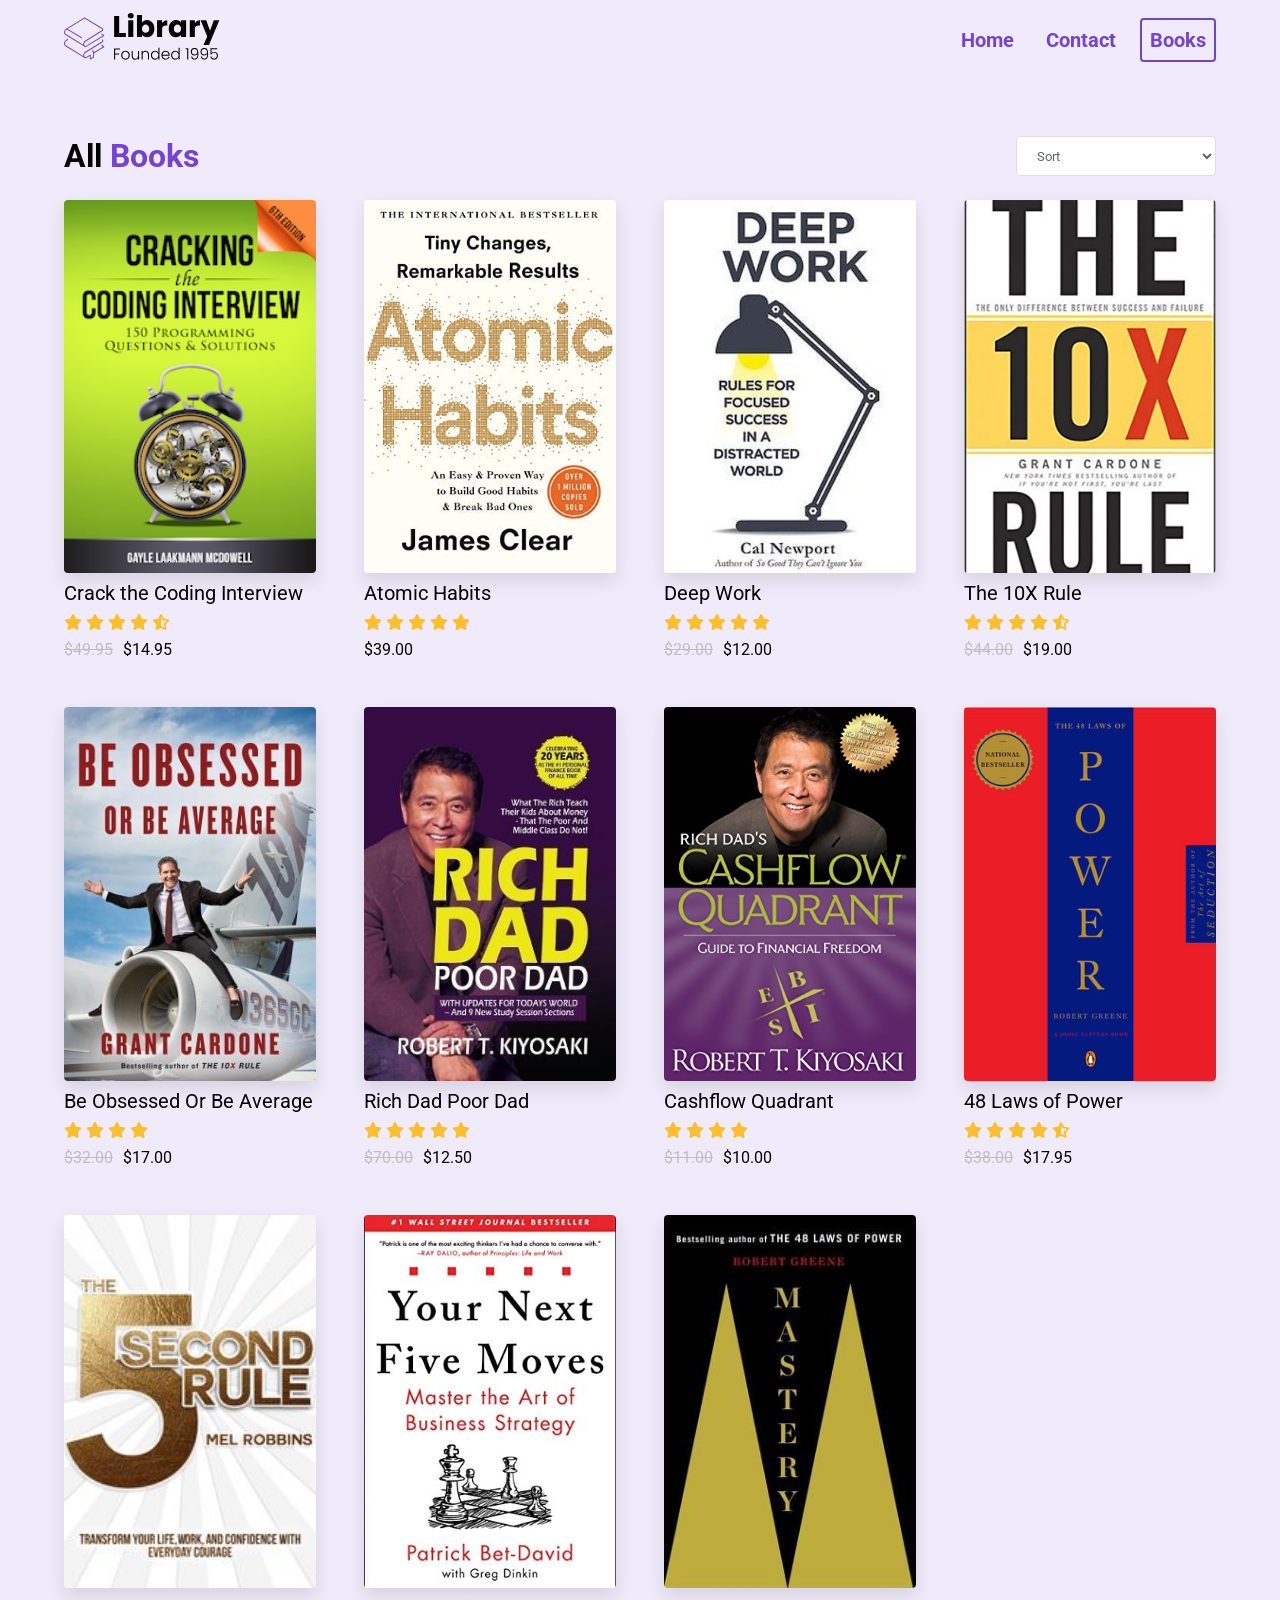
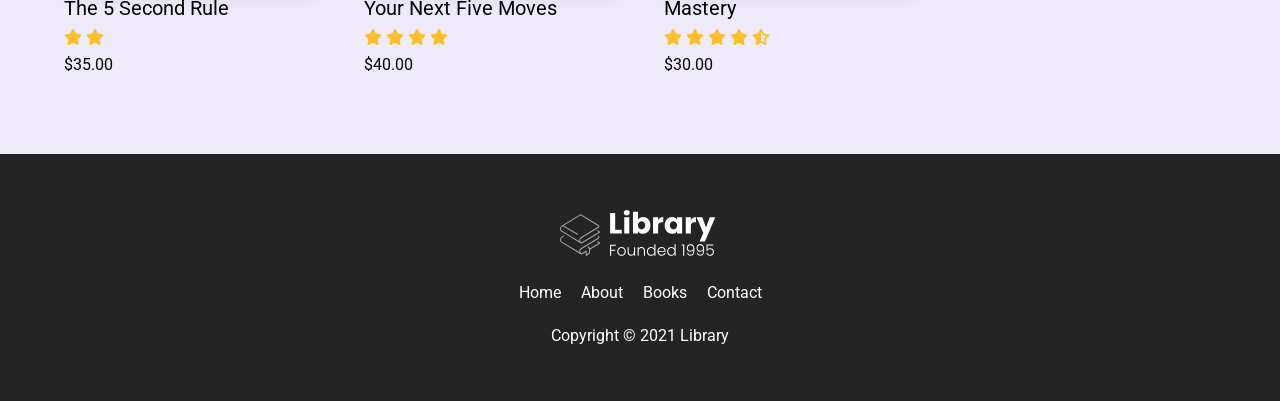
<file: books.html>
<!doctype html>
<html lang="en">
  <head>
    <meta charset="UTF-8" />
    <meta http-equiv="X-UA-Compatible" content="IE=edge" />
    <meta name="viewport" content="width=device-width, initial-scale=1.0" />
    <title>Library</title>
    <link rel="stylesheet" href="styles.css" />
    
    <link
      rel="stylesheet"
      href="https://cdnjs.cloudflare.com/ajax/libs/font-awesome/6.4.0/css/all.min.css"
    />
    <script src="index.js"></script>
    <script src="books.js"></script>
  </head>

  <body id="books__body">
    <section>
      <nav>
        <div class="nav__container">
          <img class="logo" src="assets/Library.svg" alt="" />
          <ul class="nav__links">
            <li><a href="index.html" class="nav__link">Home</a></li>
            <li><a href="#" class="nav__link">Contact</a></li>
            <li><a href="#" class="nav__link nav__link--primary">Books</a></li>
          </ul>
          <button class="btn__menu" onclick="openMenu()">
            <i class="fas fa-bars"></i>
          </button>
          <div class="menu__backdrop" style="visibility: hidden">
            <button class="btn__menu btn__menu--close" onclick="closeMenu()">
              <i class="fas fa-times"></i>
            </button>
            <ul class="menu__links">
              <li class="menu__list">
                <a href="#" class="menu__link" onclick="closeMenu()">Home</a>
              </li>
              <li class="menu__list">
                <a href="#features" class="menu__link" onclick="closeMenu()"
                  >Books</a
                >
              </li>
              <li class="menu__list">
                <a class="menu__link no-cursor" onclick="closeMenu()"
                  >Contacts</a
                >
              </li>
            </ul>
          </div>
        </div>
      </nav>
    </section>

    <main id="books__main">
      <section>
        <div class="container">
          <div class="row">
            <div class="books__header">
              <h2 class="section__title books__header--title">
                All <span class="purple">Books</span>
              </h2>
              <select id="filter" onchange="filterBooks(event)">
                <option value="" disabled selected>Sort</option>
                <option value="LOW_TO_HIGH">Price, Low to High</option>
                <option value="HIGH_TO_LOW">High, to Low</option>
                <option value="RATING">Rating</option>
              </select>
            </div>
            <div class="books books__loading">
              <i class="fas fa-spinner books__loading--spinner"></i>
            </div>
          </div>
        </div>
      </section>
    </main>

    <footer>
      <div class="container">
        <div class="row row__column">
          <a href="#">
            <figure class="footer__logo">
              <img src="assets/Library.svg" class="footer__logo--img" alt="" />
            </figure>
          </a>
          <div class="footer__list">
            <a href="#" class="footer__link">Home</a>
            <a class="footer__link no-cursor">About</a>
            <a href="#features" class="footer__link">Books</a>
            <a class="footer__link no-cursor">Contact</a>
          </div>
          <div class="footer__copyright">Copyright &copy; 2021 Library</div>
        </div>
      </div>
    </footer>
  </body>
</html>
</file>
<file: styles.css>
@import url("https://fonts.googleapis.com/css2?family=Roboto:wght@400;500;700&display=swap");
* {
  padding: 0;
  margin: 0;
  box-sizing: border-box;
  font-family: "Roboto", sans-serif;
}

html {
  scroll-behavior: smooth;
}

body {
  max-width: 100vw;
  overflow-x: hidden;
}

nav {
  height: 80px;
  display: flex;
}

img {
  width: 100%;
}

p {
  line-height: 1.5;
}

a {
  text-decoration: none;
}

a:hover {
  text-decoration: underline;
}

ul {
  display: flex;
}

li {
  list-style-type: none;
}

h1 {
  font-size: 56px;
  color: #7342d6;
  margin-bottom: 24px;
  text-align: center;
}

h2 {
  font-size: 32px;
  margin-bottom: 32px;
  text-align: center;
}

button {
  cursor: pointer;
}

button:active {
  transform: translateY(1px);
}

.btn {
  background-color: #7342d6;
  color: white;
  padding: 12px 24px;
  font-size: 20px;
  border-radius: 4px;
  border: none;
}

.purple {
  color: #7342d6;
}

.logo {
  width: 160px;
}

.nav__container {
  width: 100%;
  max-width: 1200px;
  padding: 0 24px;
  display: flex;
  justify-content: space-between;
  align-items: center;
  margin: 0 auto;
}

.nav__link {
  margin-left: 16px;
  text-decoration: none;
  font-size: 20px;
  color: #7342d6;
  font-weight: bold;
  padding: 8px;
}

.nav__link:hover {
  text-decoration: underline;
}

.nav__link--primary {
  border: 2px solid #7342d6;
  border-radius: 4px;
}

.nav__link--primary:hover {
  text-decoration: none;
}

.btn__menu {
  background-color: transparent;
  font-size: 40px;
  border: none;
  color: #7342d6;
  display: none;
}

.menu__backdrop {
  position: absolute;
  background-color: #242424;
  top: 0;
  left: 0;
  right: 0;
  bottom: 0;
  z-index: 99;
  display: flex;
  align-items: center;
  justify-content: center;
  visibility: hidden;
  transition: all 300ms ease;
  opacity: 0;
  transform: translate(100%);
}

.menu--open {
  max-height: 100vh;
  overflow: hidden;
}

.menu--open .menu__backdrop {
  visibility: visible !important;
  opacity: 1;
  transform: translate(0);
}

.menu__links {
  display: flex;
  flex-direction: column;
  align-items: center;
}

.menu__list {
  padding: 32px 0;
}

.menu__link {
  color: white;
  font-size: 40px;
}

.btn__menu--close {
  position: absolute;
  top: 10px;
  right: 20px;
  padding: 8px;
  color: white;
}

/* 

LANDING

*/

#landing {
  background-color: rgba(115, 66, 214, 0.1);
}

header {
  height: calc(100vh - 80px);
}

.header__container {
  width: 100%;
  max-width: 720px;
  margin: 0 auto;
  height: 100%;
  display: flex;
  flex-direction: column;
  justify-content: space-around;
}

.header__description {
  display: flex;
  flex-direction: column;
  align-items: center;
}

.header__img--wrapper {
  padding: 20px;

  /* Added this after the tutorial to 
  show it over the wave on larger screens */
  z-index: 50;
}

.container {
  padding: 56px 0;
}

.row {
  width: 100%;
  max-width: 1200px;
  margin: 0 auto;
}

.row__column {
  display: flex;
  flex-direction: column;
  align-items: center;
}

.no-cursor {
  cursor: not-allowed;
}
/* 

HIGHLIGHTS 

*/

#highlights {
  position: relative;
  max-width: 100vw;
}

#highlights:after,
#highlights:before {
  background: url("assets/wave.svg");
  content: "";
  position: absolute;
  width: 101vw;
  height: 12vw;
  left: 0;
  z-index: 1;
  background-size: cover;
  background-repeat: no-repeat;
}

#highlights:before {
  transform: translateY(-100%);
  top: 1px;
}

#highlights:after {
  transform: translateY(100%) rotate(180deg);
  bottom: 1px;
}

.highlight__wrapper {
  display: flex;
  flex-wrap: wrap;
}

.highlight {
  padding: 0 24px;
  width: calc(100% / 3);
  display: flex;
  align-items: center;
  flex-direction: column;
}

.highlight__para {
  text-align: center;
  max-width: 280px;
}

.highlight__img {
  border: 2px solid #7342d65d;
  color: #7342d6;
  width: 100px;
  height: 100px;
  display: flex;
  align-items: center;
  justify-content: center;
  border-radius: 4px;
  font-size: 32px;
  margin-bottom: 24px;
}

.highlight__subtitle {
  font-size: 20px;
  margin-bottom: 16px;
  text-align: center;
}

/* 

FEATURES 

*/

#features {
  padding-top: 8vw;
  background-color: rgba(115, 66, 214, 0.1);
}

.books {
  display: flex;
  flex-wrap: wrap;
  align-items: flex-start;
}

.book {
  width: 25%;
  padding: 24px;
  display: flex;
  flex-direction: column;
  justify-content: flex-start;
}

.book__img {
  width: 100%;
  height: 100%;
  display: block;
  transition: all 300ms ease;
  cursor: not-allowed;
  object-fit: cover;
  object-position: center;
}

.book__img--wrapper {
  width: 100%;
  aspect-ratio: 2.7 / 4;
  margin-bottom: 8px;
  border-radius: 4px;
  overflow: hidden;
  display: flex;
  background-color: #fff;
  box-shadow: 0 8px 18px rgba(36, 36, 36, 0.12);
}

.book:hover .book__img {
  transform: scale(1.03);
}

.book__title {
  font-size: 20px;
  margin-bottom: 8px;
}

.book__title:hover {
  text-decoration: underline;
  cursor: not-allowed;
}

.book__ratings {
  margin-bottom: 8px;
  color: #fabf2a;
}

.book__price--normal {
  text-decoration: line-through;
  padding-right: 6px;
  color: #bfbfbf;
}

/* 

EXPLORE

*/

#explore {
  background-color: rgba(115, 66, 214, 0.1);
}

/* 

FOOTER

*/

footer {
  background-color: #242424;
}

.footer__logo {
  display: flex;
}

.footer__logo--img {
  width: 160px;
  filter: grayscale(1) invert(1);
}

.footer__link,
.footer__copyright {
  color: #fff;
}

.footer__list {
  margin: 20px 0 24px 0;
}

.footer__link {
  padding: 0 8px;
}

/* 
**

BOOKS PAGE

**
*/

#books__body {
  background-color: rgba(115, 66, 214, 0.1);
  display: flex;
  flex-direction: column;
  min-height: 100vh;
}

#books__main {
  flex: 1;
}

.books__header {
  display: flex;
  justify-content: space-between;
  align-items: center;
  padding: 0 24px;
}

.books__header--title {
  margin-bottom: 0;
}

select {
  background-color: #fff;
  border-radius: 4px;
  border: 1px solid #dcdfe6;
  color: #606266;
  height: 40px;
  line-height: 40px;
  outline: none;
  padding: 0 16px;
  width: 100%;
  max-width: 200px;
}

.books__loading--spinner {
  display: none !important;
  font-size: 60px;
  line-height: 1;
  margin: 0 auto;
  color: #7342d6
}

.books__loading .books__loading--spinner {
  display: block !important;
}

.fa-spinner {
  animation: rotate 600ms infinite linear;
}

@keyframes rotate {
  0% {
    transform: rotate(0);
  }

  100% {
    transform: rotate(360deg);
  }
}

/* SMALL PHONES, TABLETS, LARGE SMARTPHONES */
@media (max-width: 768px) {
  .header__description {
    padding: 0 24px;
  }

  h1 {
    font-size: 40px;
  }

  h2 {
    font-size: 26px;
  }

  button {
    font-size: 18px;
  }

  .book {
    width: 50%;
  }
}

/* SMALL PHONES, LARGE SMARTPHONES */
@media (max-width: 550px) {
  .btn__menu {
    display: block;
  }

  .nav__links {
    display: none;
  }

  .highlight {
    width: 100%;
  }

  .highlight:not(:last-child) {
    margin-bottom: 24px;
  }
}
</file>
